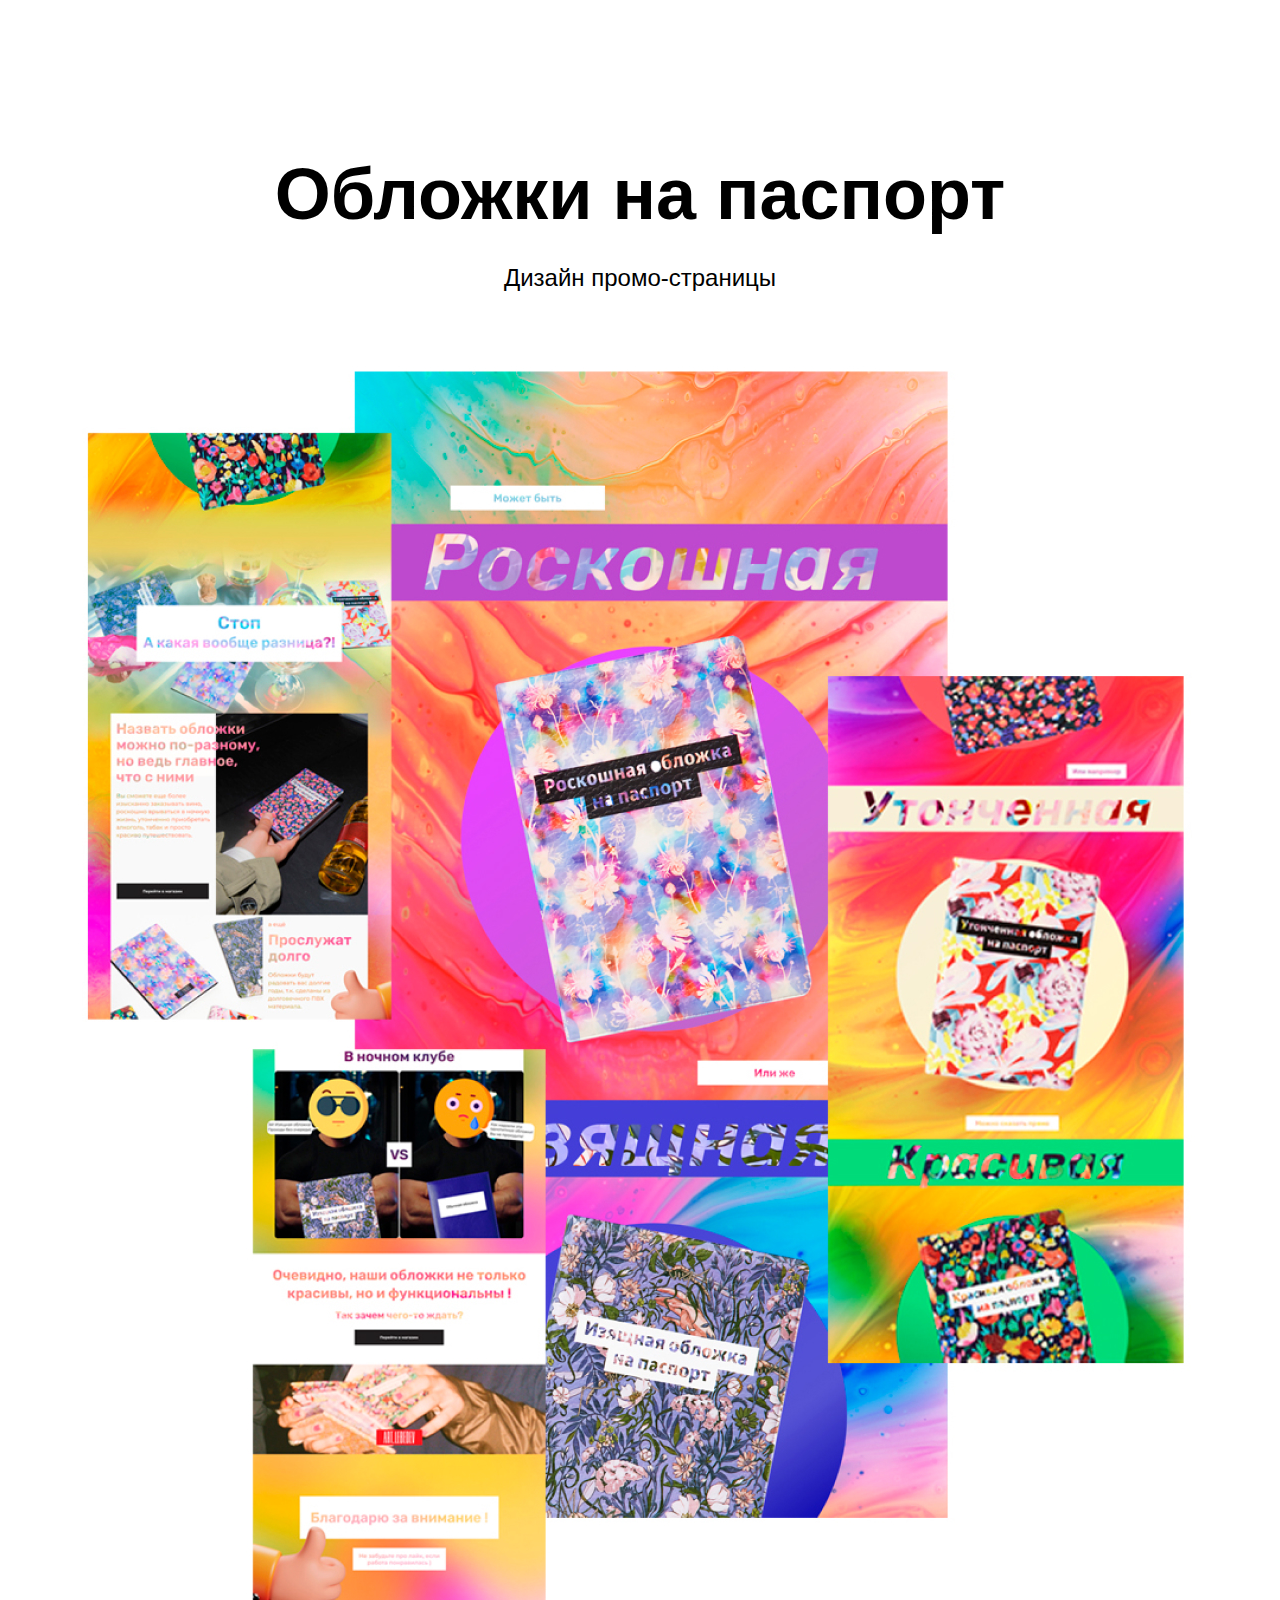
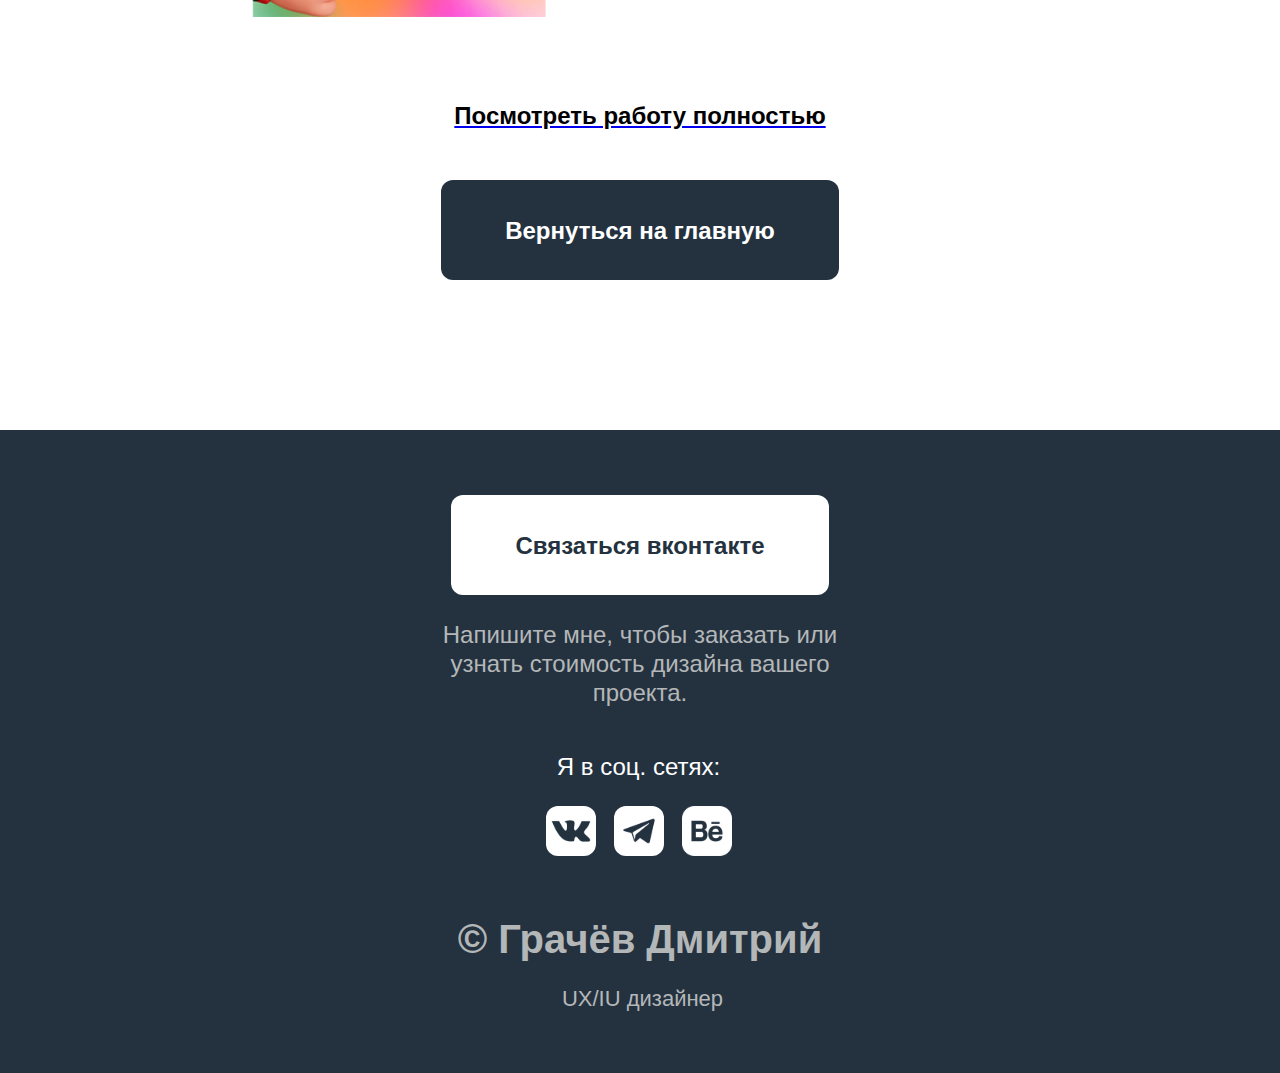
<file: Covers.html>
<!DOCTYPE html>
<html lang="ru">
<head>
    <meta charset="UTF-8">
    <meta http-equiv="X-UA-Compatible" content="IE=edge">
    <meta name="viewport" content="width=device-width, initial-scale=1.0">
    <title>Внутр. обложки</title>
    <link rel="stylesheet" href="./css/main.css">
    <link rel="stylesheet" href="./css/media.css">
    <link rel="preconnect" href="https://fonts.googleapis.com">
    <link rel="preconnect" href="https://fonts.googleapis.com">
</head>

<body>
    <main>
        <article class="project">
            <div class="container-project">
                <h1 class="project-header">Обложки на паспорт</h1>
                <p>Дизайн промо-страницы</p>
                <div class="project-img">
                    <img src="./img/projects/картинка обложки 1.jpg" alt="картинка обложек">                      
                </div>
                <div class="project-description">
                    <a href="https://www.behance.net/gallery/139335207/krasochnye-oblozhki-na-pasport-%28promo-website%29">
                    <p>Посмотреть работу полностью</p>
                    </a>
                </div>
                <a href="index.html" class="project-btn">Вернуться на главную                                       
                </a>  
            </div>
            
        </article> 
    </main>
    
     <!-- footer -->
     <footer>
        <div class="footer ">
            <div class="container">
                <div class="footer-row">

                    <!-- copyright -->
                    <div class="footer-copyright">
                        <div class="footer-copyright-name"> © Грачёв Дмитрий  </div>
                        <p>UX/IU дизайнер</p>
                    </div>
                    <!-- // copyright -->

                    <!--footer-social -->
                    <div class="footer-social">
                        <p>Я в соц. сетях:</p>
                        <div class="footer-icons-img">
                            <a href="https://vk.com/id157569878">
                                <img src="./img/icons/vk-reproductor.svg" alt="vk">
                            </a>
                            <a href="https://web.telegram.org/z/#733639864">
                                <img src="./img/icons/telegram.svg" alt="tg">
                            </a>
                            <a href="https://www.behance.net/Grachev_Dmitry">
                                <img src="./img/icons/behance.svg" alt="behance">
                            </a>
                        </div>  
                    </div> 
                    <!-- //footer-social  -->

                    <!-- footer contacts -->
                    <div class="footer-contacts">
                        <a href="https://vk.com/id157569878" class="footer-button">
                            Связаться вконтакте
                        </a>
                        <p>Напишите мне, чтобы заказать или узнать стоимость дизайна вашего проекта.</p>
                    </div>
                    <!-- //footer contacts -->
                                                                                    
                </div>
            </div>
        </div>
    </footer>
    <!-- // footer -->
</body>
</html>
</file>
<file: css/main.css>
* {
    box-sizing: border-box;
}

html {
scroll-behavior: smooth;
}



body {
    margin: 0;
    font-family: 'Montserrat', sans-serif;
}

    .container {
        max-width: 1630px;
        margin-left: auto;
        margin-right: auto;
        padding-left: 25px;
        padding-right: 25px;
    }

    

    

   
/*header*/ 

.header {
    position: relative;
    display: flex;
    flex-direction: column;
    justify-content: center;
    align-items: center;

    width: 100%;
    height: 100vh;

    
    /* background-image: url("./../img/header/header-bg.jpg.jpg"); */
    background-size: cover;
    background-position: center;

}

.header-title {
    margin: 0;
    margin-bottom: 0px;
    font-weight: 700;
    font-size: 60px;
    line-height: 88px;
    /* identical to box height */
    color: #FFFFFF;
}

.header-subtitle {
    margin: 0;
    font-weight: 500;
    font-size: 24px;
    line-height: 44px;
    /* identical to box height */
     color: #FFFFFF;
}
.header-arrow {
    position: absolute;
    bottom: 30px;
    left: 50%;
    transform: translate(-50%,0);
}

.header-arrow-2 {
    position: absolute;
    bottom: 35px;
    left: 50%;
    transform: translate(-50%,0);   
    
    opacity: 0;
}

/* portfolio */

.portfolio {
    padding-top: 200px;
    padding-bottom: 200px;
}

.portfolio-header {
    margin-top: 0px;
    margin-bottom: 100px;
    font-weight: 700;
    font-size: 48px;
    line-height: 59px;
    /* identical to box height */
    text-align: center;
    color: #000000;
}

.portfolio-class-wrapper {
    display: flex;
    flex-wrap: wrap;
    justify-content: space-between;
}

.card {
    margin-bottom: 20px;
   
    max-width: 780px;
    max-height: 835px;
    box-shadow: 0px 3px 7px 1px rgba(0, 0, 0, 0.3);
    border-radius: 5px;
    background-color: #FF563C;
    transition:transform 0.2s ease-in ;
    
}

.card:hover {
    transform: translateY(-15px);
}

.card-link {
    padding: 25px;
    color: #FFFFFF;
    display: block;
    text-decoration: none;
    transition: color 0.2s ease-in  ;
}

.card-link:hover {
    
    color:#243240 ;
}

.card:nth-last-child(2) {
   
    background-color: #514328;
}

.card:last-child {
    
    margin-bottom: 0;
    background-color:  #CBCCC7;
    
}


.card-img {
max-width: 100%;
max-height: 600px;
border-radius: 5px;
}

.card-title {
    margin: 0;
    margin-top: 25px;
    margin-bottom: 25px;
    font-weight: 700;
    font-size: 36px;
    line-height: 44px;
    
}

.card p {
    margin: 0;
    font-size: 24px;
    line-height: 29px;
        
}

/* footer */

.footer {
    padding-top: 75px;
    padding-bottom: 100px;
    color: white;
    background-color: #243240;
}

.footer-row {
    display: flex;
    flex-direction: row;
    justify-content: space-between;
}

.footer-copyright {
 max-width: 470px;
 color: #B4B7B8;;
}

.footer-copyright-name {
    font-weight: 700;
    font-size: 48px;
    line-height: 59px;
}

.footer-copyright p {
    margin-left: 51px;
    margin-top: 15px;
    margin-bottom: 0;
    font-weight: 500;
    font-size: 24px;
    line-height: 29px;
}

.footer-social {
    max-width: 246px;
}


.footer-social p {
    margin: 0;
    margin-bottom: 25px;
    font-weight: 500;
    font-size: 24px;
    line-height: 29px;
}

.footer-icons-img {
    display: flex;
    align-items: center;
}

.footer-icons-img > * + * {
    margin-left: 20px;
}

.footer-contacts {
max-width: 400px;
}

.footer-button {
    display: inline-block;
    height: 100px;
    background: #FFFFFF;
    border-radius: 12px;
    padding-left: 64px;
    padding-right: 64px;
    padding-top: 36px;
    font-weight: 700;
    font-size: 24px;
    line-height: 29px;
    color: #243240;
    text-decoration: none;

    transition: all 0.1s;
}

.footer-button:hover {
    color: #FFFFFF; 
    background: #B4B7B8;
}

.footer-contacts p {
    max-width: 394px;
    margin-top: 25px;
    font-weight: 500;
    font-size: 24px;
    line-height: 29px;
    color: #B4B7B8;

}

/* iner page */



.project {
padding-top: 150px;
padding-bottom: 150px;
text-align: center;

justify-content: center;
}

.project-header {
    margin: 0;
    margin-bottom: 25px;
    font-weight: 700;
    font-size: 72px;
    line-height: 88px;   
    color: #000000
}

.container-project p {
    margin: 0;
    margin-bottom: 50px;
    font-weight: 500;
    font-size: 24px;
    line-height: 29px;

    color: #000000;
}

.project-img {

margin-bottom: 80px;
}

.project-description p {
    font-weight: 700;
    font-size: 24px;
    line-height: 29px;
    
    color: #000000;
    
}

.project-btn {
    display: inline-block;
    height: 100px;
    background: #243240;
    border-radius: 12px;
    padding-left: 64px;
    padding-right: 64px;
    padding-top: 36px;
    font-weight: 700;
    font-size: 24px;
    line-height: 29px;
    color: #FFFFFF;
    text-decoration: none;  

    transition: all 0.1s ease-in;
}

.project-btn:hover {
   color: #243240; 
   background: #B4B7B8;
}
</file>
<file: css/media.css>
/* для экранов до 1610*/
@media (max-width: 1610px) {
    .card {
        width: calc(50% - 8px);
    }

    .footer {
        padding-top: 50px;
        padding-bottom: 60px;
    }
   
}

/* для экранов до 1300*/
@media (max-width: 1300px) {
    .footer-row {
        flex-direction: column-reverse;
        align-items: center;
        text-align: center;
    }

    .footer-social {
        margin-bottom: 50px;
    }

    .footer-contacts {
        margin-bottom: 45px;
    }

    .footer-copyright p {
        margin-left: 5px;
        font-size: 22px;
    }

    .footer-copyright-name {
        
        font-size: 40px;
        line-height: 59px;
    }

    .footer-button {
        margin-top: 15px;
    }

    .footer-contacts p {
        max-width: 3094px;
        margin-bottom: 0;  
    }

    .footer-social {
     margin-right: 3px;   
    }

    .footer-icons-img > * + * {
        margin-left: 18px;
    }

    

}
/* для экранов до 1200*/
@media (max-width: 1200px) {
    .portfolio {
        padding-top: 150px;   
        padding-bottom: 100px;
    }   
    .portfolio-header {
        margin-bottom: 60px;
        font-size: 40px;
    }
    .card-title {
        font-size: 32px;
        line-height: 38px;
    }

    .project-header {
    font-size: 64px;
    }
}



/* для экранов до 900*/
@media (max-width: 900px) {
    .card {
         width: 100%;
    }
    .portfolio-class-wrapper {
        justify-content: center;
    }

    .card-link{
        padding: 20px;
    }

    .card-title {
    margin-top: 20px;
    margin-bottom: 20px;
    }
    .card p {
        font-size: 20px;
    }

    .footer-social p {
        margin: 0;
        margin-bottom: 20px;
        font-weight: 500;
        font-size: 24px;
        line-height: 29px;
    }

    .project-header {
        font-size: 58px;
    }

    .container-project p {
        margin: 0;
        margin-bottom: 50px;
        font-weight: 500;
        font-size: 22px;
        line-height: 10px;
    }
}


/* для экранов до 760*/
@media (max-width: 760px) {
    .header-title {
        font-size: 48px;
        line-height: 130%;
    }
    .portfolio {
        padding-top: 100px;   
        padding-bottom: 100px;
    }   
    .portfolio-header {
        margin-bottom: 40px;
        font-size: 36px;
    }

    .footer-social p {
        margin: 0;
        margin-bottom: 18px;
        font-weight: 500;
        font-size: 22px;
        line-height: 29px;
    }

}

/* для экранов до 500*/
@media (max-width: 500px) {
    .header-title {
        font-size: 36px;
        line-height: 130%;
    }

    .header-subtitle {
     font-size: 18px;
     line-height: 170%;
    }

    .card-link{
        padding: 15px;
    }

    
    .card-title {
        margin-top: 15px;
        margin-bottom: 10px;

        font-size: 24px;
        line-height: 34px;   
    }

    .card p {
        font-size: 16px;
    }

    .footer-copyright p {
        margin-left: 5px;
        margin-top: 5px;
        font-size: 20px;
    }

    .footer-copyright-name {
        
        font-size: 36px;
        line-height: 59px;
    }

    .footer-button {
    height: 80px;
    margin-top: 5px;
    border-radius: 12px;
    padding-left: 64px;
    padding-right: 64px;
    padding-top: 28px;
    font-weight: 700;
    font-size: 20px;
    line-height: 29px;
    }

    .footer-contacts p {
        font-size: 20px;
        margin-top: 20px;
    }

    .footer-social p {
        font-size: 22px;
    }

    .portfolio {
        padding-top: 75px;
        padding-bottom: 100px;
    }

    .portfolio-header {
      font-size: 32px;  
      margin-bottom: 30px;
    }

}

/* для экранов до 400*/
@media (max-width: 400px) {
    .card-link{
        padding: 10px;
    }
    .card-title {
        margin-top: 10px;
        margin-bottom: 5px;

        font-size: 20px;
        line-height: 26px;   
    }

    .card p {
        font-size: 14px;
    }

    .footer-copyright p {
        margin-left: 5px;
        margin-top: 2px;
        font-size: 20px;
    }

    .footer-copyright-name {
        
        font-size: 32px;
        line-height: 59px;
    }

    .footer-button {
        height: 70px;
        margin-top: 5px;
        border-radius: 12px;
        padding-left: 64px;
        padding-right: 64px;
        padding-top: 23px;
        font-weight: 700;
        font-size: 14px;
        line-height: 29px;
        }
    
        .footer-contacts p {
            max-width: 280px;
            font-size: 12px;
            margin-top: 15px;
            line-height: 18px;
        }

        .footer-social p {
            margin: 0;
            margin-bottom: 20px;
            font-weight: 500;
            font-size: 20px;
            line-height: 29px;
        }

        .none {
            display: none !important;  
          }
}

/* для экранов до 345*/
@media (max-width: 345px) {
    .header-title {
        font-size: 26px;
        line-height: 130%;
    }
    .header-subtitle {
        font-size: 14px;
        line-height: 200%;       
    }

    .footer-copyright p {   
       font-size: 14px;
       line-height: 5px;
    }

    .footer-copyright-name {
        
        font-size: 26px;
        line-height: 59px;
    }

   
    
    
}
</file>
